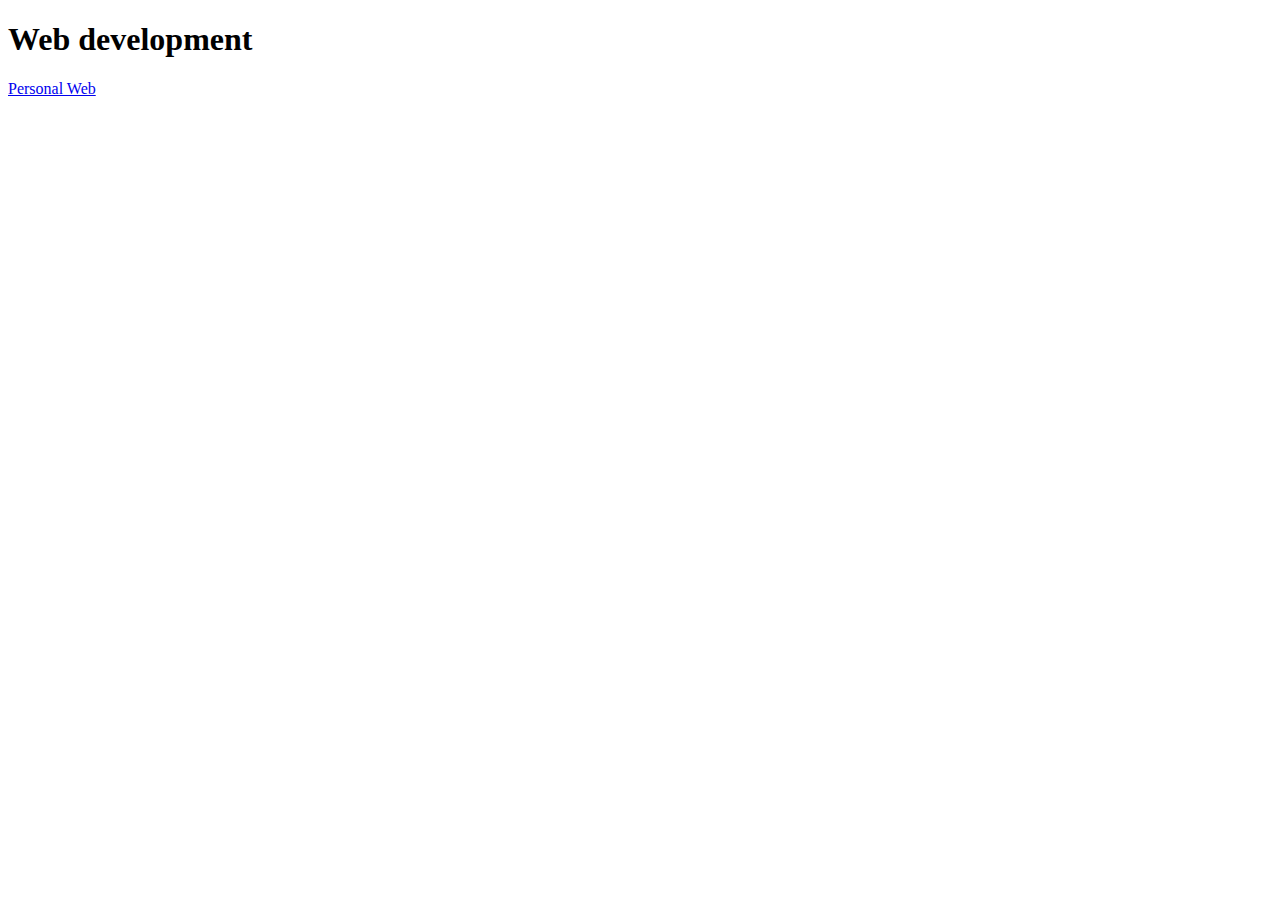
<file: index.html>
<!DOCTYPE html>
<html lang="en" dir="ltr">
  <head>
    <meta charset="utf-8">
    <title>Welcome</title>
  </head>
  <body>
    <h1>Web development</h1>

    <a href="Html-Personal-Site/index.html">Personal Web</a>
  </body>
</html>
</file>
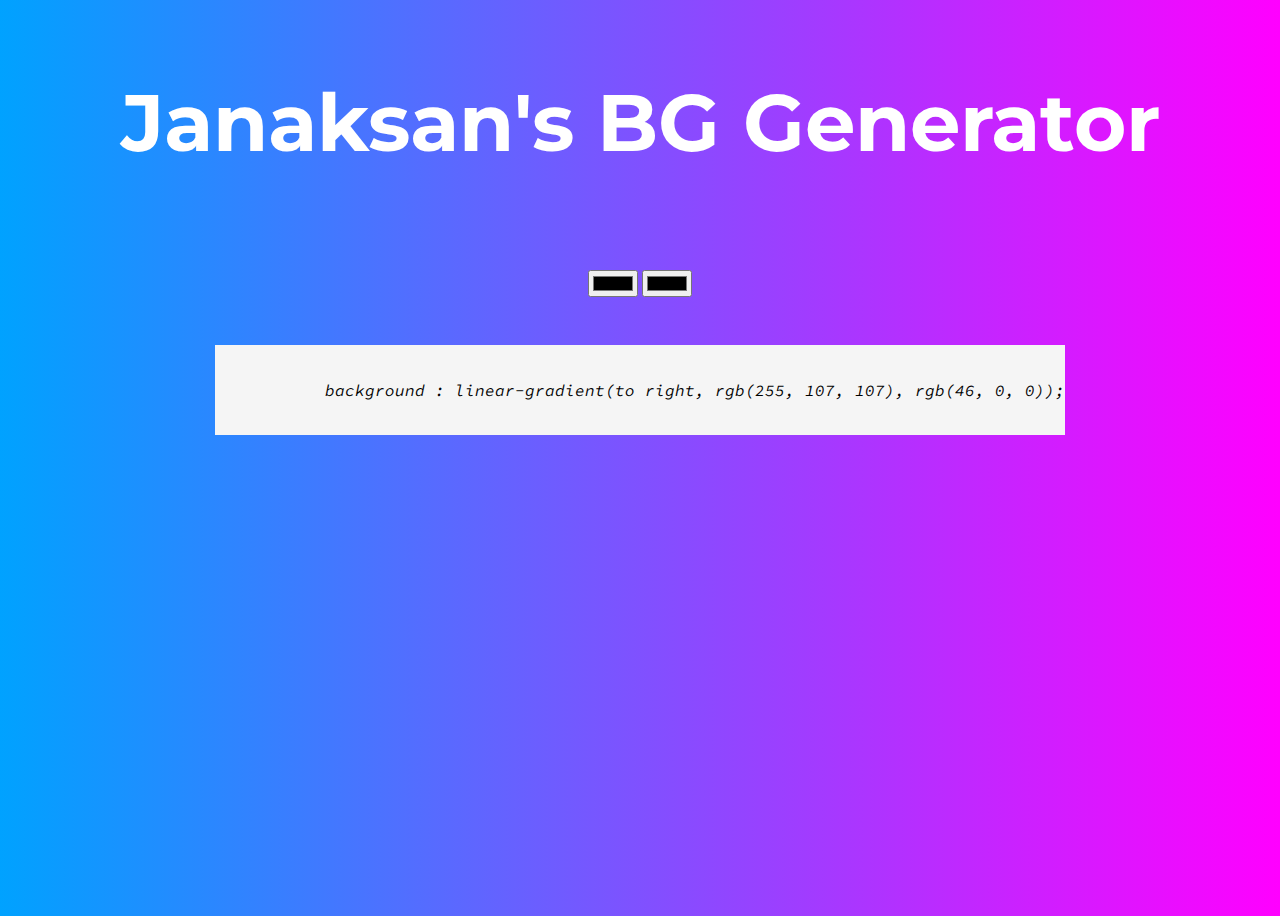
<file: bg-generator/index.html>
<!DOCTYPE html>
<html lang="en">
  <head>
    <meta charset="UTF-8" />
    <meta http-equiv="X-UA-Compatible" content="IE=edge" />
    <meta name="viewport" content="width=device-width, initial-scale=1.0" />
    <title>Background Generator</title>

    <link rel="preconnect" href="https://fonts.googleapis.com" />
    <link rel="preconnect" href="https://fonts.gstatic.com" crossorigin />
    <link
      href="https://fonts.googleapis.com/css2?family=Montserrat:wght@300&display=swap"
      rel="stylesheet"
    />

    <link rel="preconnect" href="https://fonts.googleapis.com" />
    <link rel="preconnect" href="https://fonts.gstatic.com" crossorigin />
    <link
      href="https://fonts.googleapis.com/css2?family=Source+Code+Pro:ital,wght@1,200&display=swap"
      rel="stylesheet"
    />
    <link rel="stylesheet" href="style.css" />
  </head>
  <body id="bgBody">
    <div class="container">
      <h2>Janaksan's BG Generator</h2>

      <div class="input-group">
        <input type="color" name="color-1" id="color-1" />
        <input type="color" name="color-2" id="color-2" />
      </div>

      <pre>
        <code id="code">
           background : linear-gradient(to right, rgb(255, 107, 107), rgb(46, 0, 0));
        </code>
      </pre>
    </div>

    <script src="./script.js"></script>
  </body>
</html>
</file>
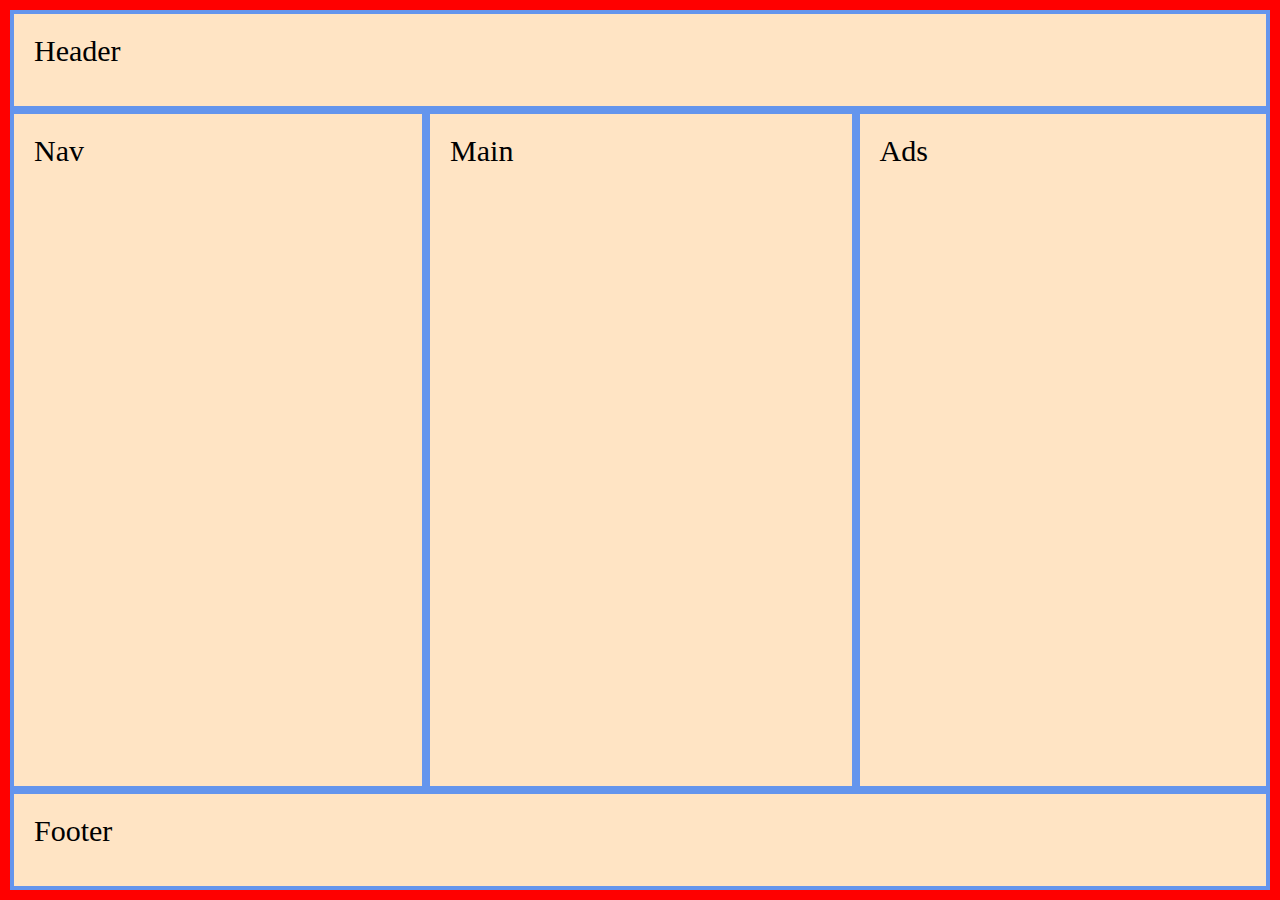
<file: css-grid/index.html>
<!DOCTYPE html>
<html lang="en">
  <head>
    <meta charset="UTF-8" />
    <meta http-equiv="X-UA-Compatible" content="IE=edge" />
    <meta name="viewport" content="width=device-width, initial-scale=1.0" />
    <title>Document</title>
    <link rel="stylesheet" href="style.css" />
  </head>
  <body>
    <div class="container">
      <div class="grid-item item1">Header</div>
      <div class="grid-item item2">Nav</div>
      <div class="grid-item item3">Main</div>
      <div class="grid-item item4">Ads</div>
      <div class="grid-item item5">Footer</div>
    </div>
  </body>
</html>
</file>
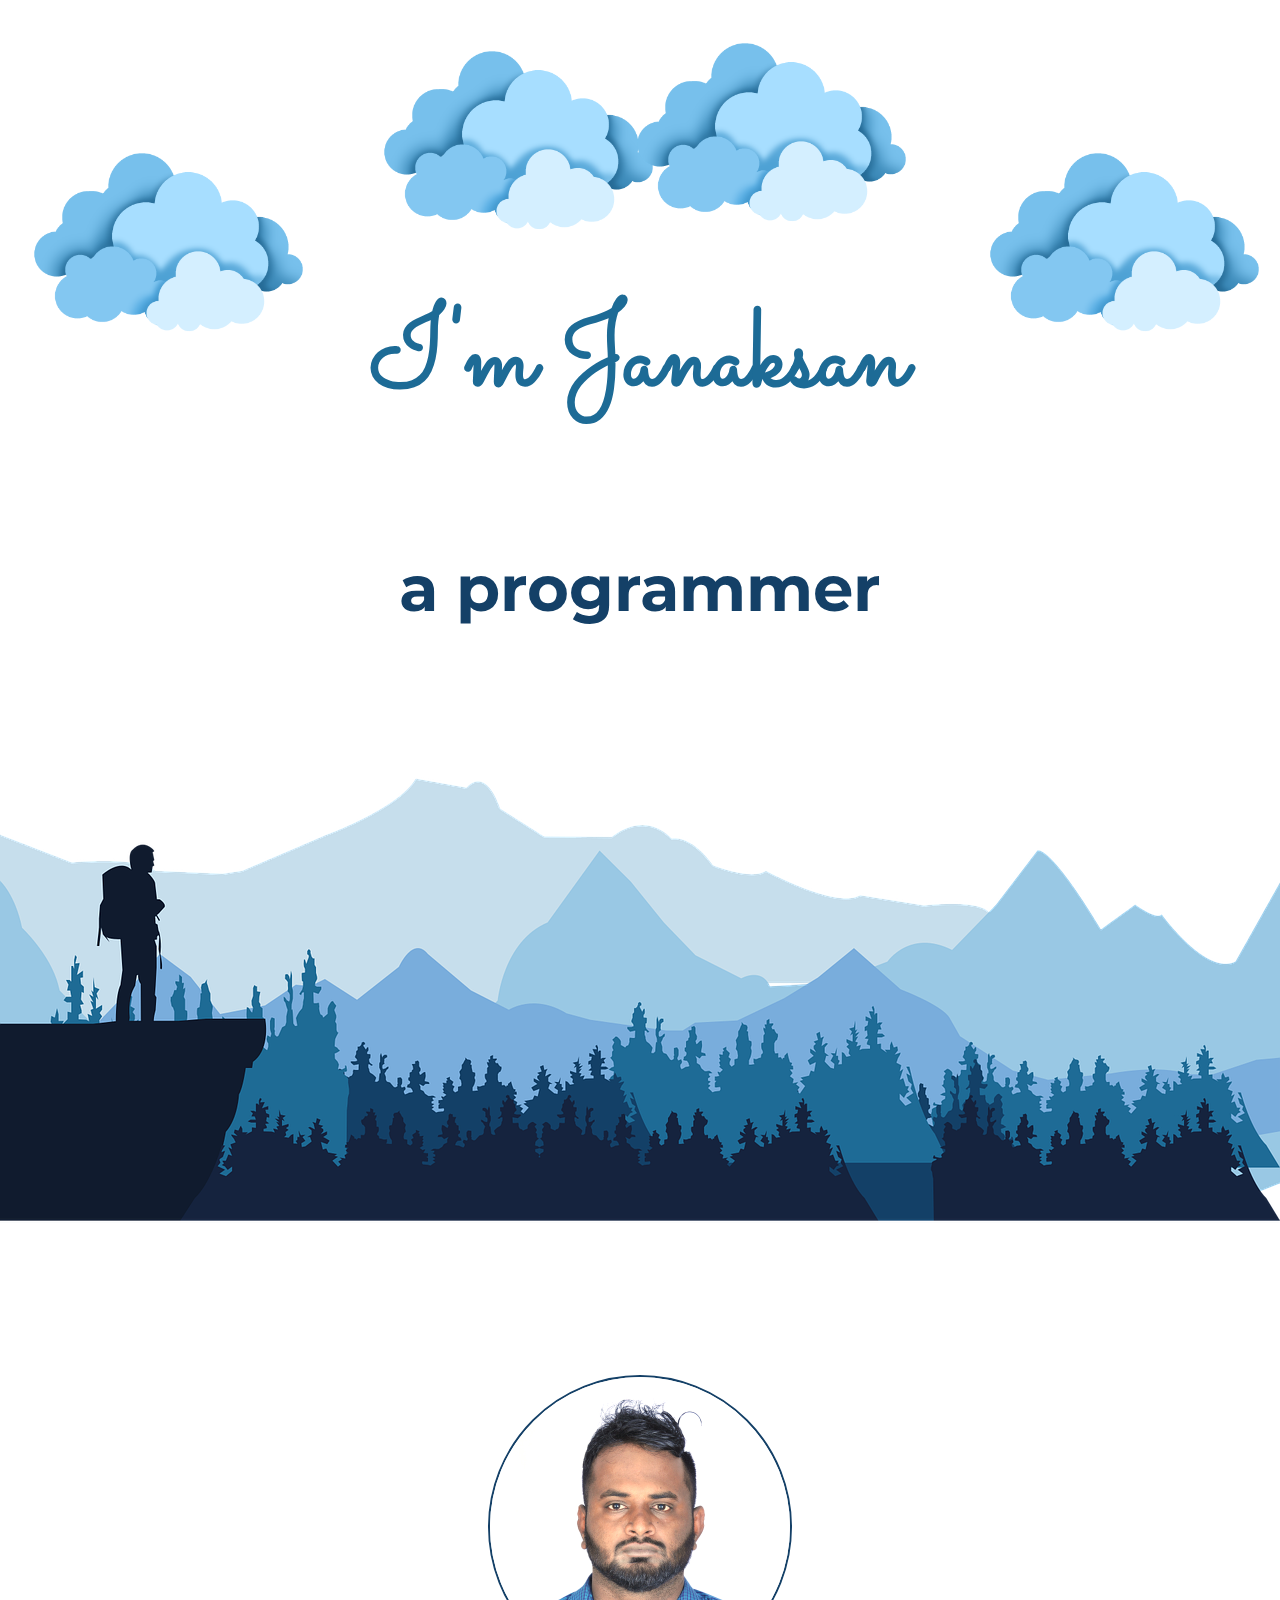
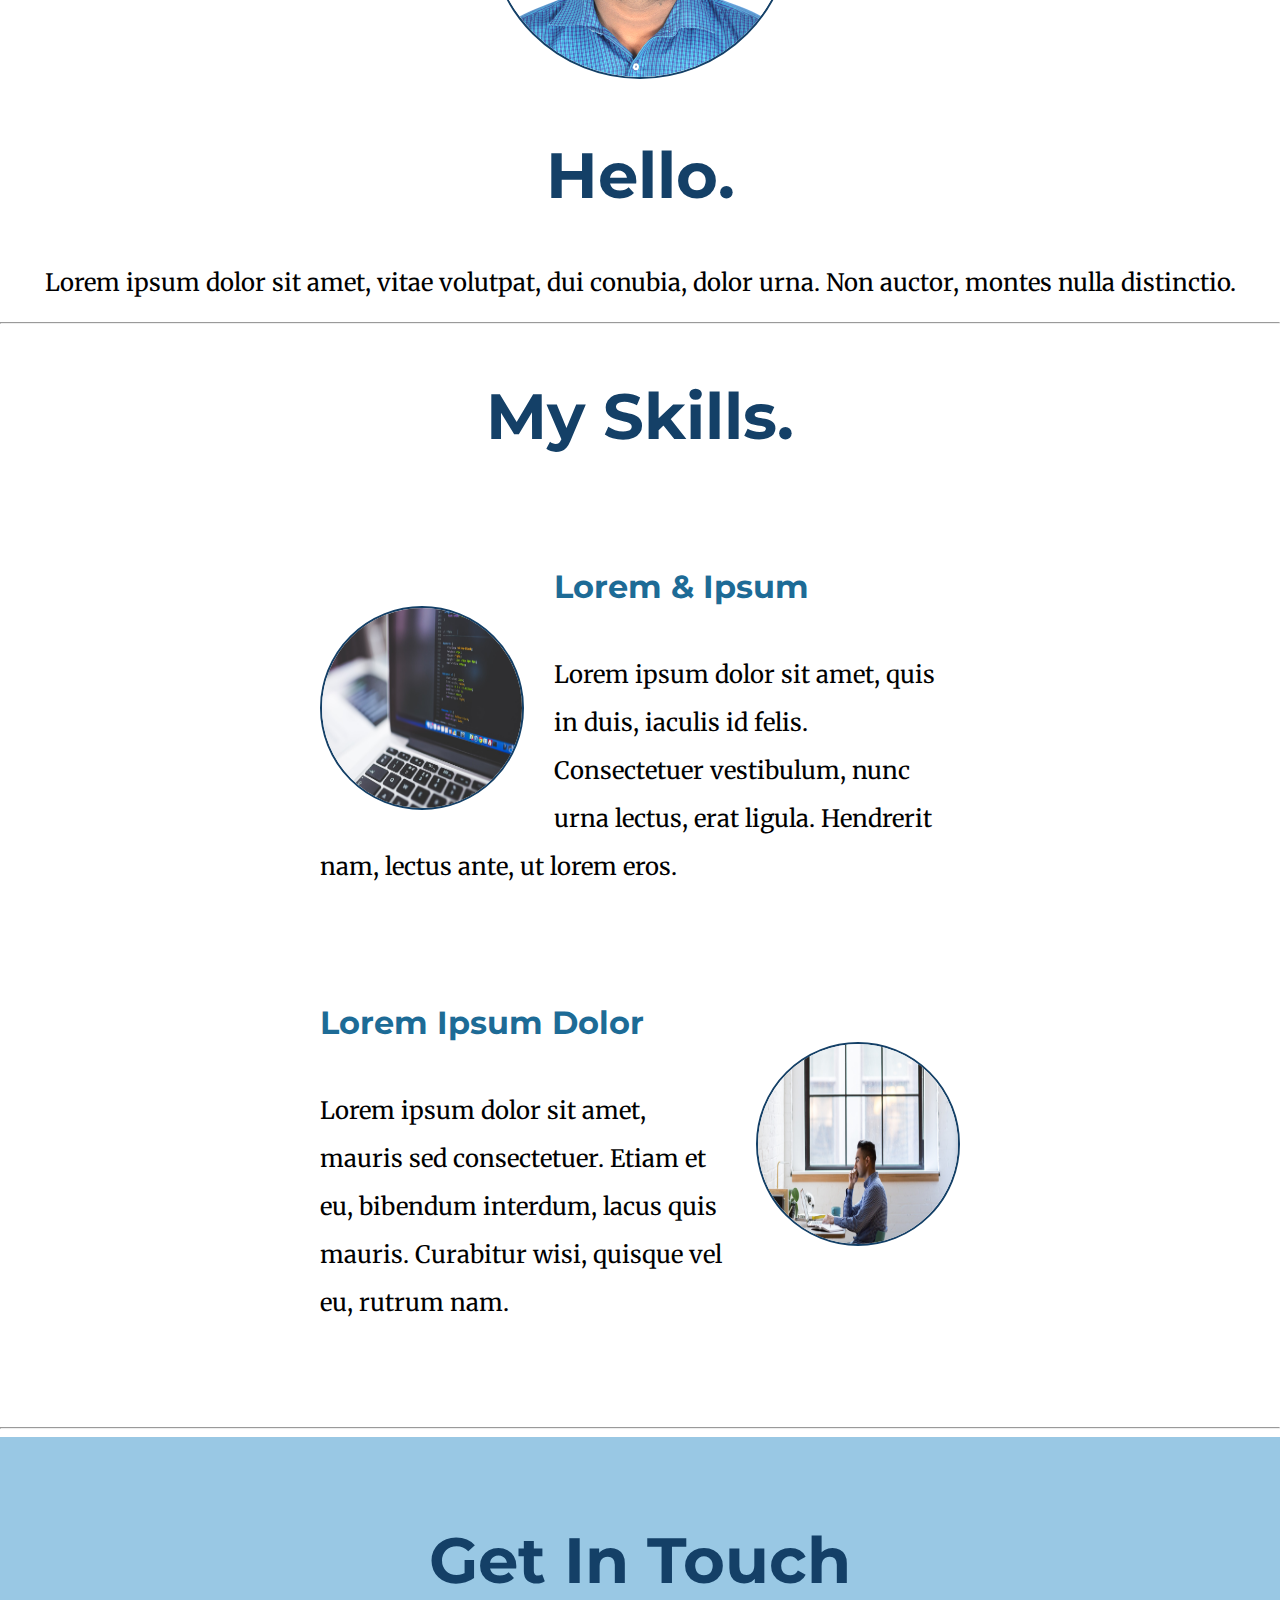
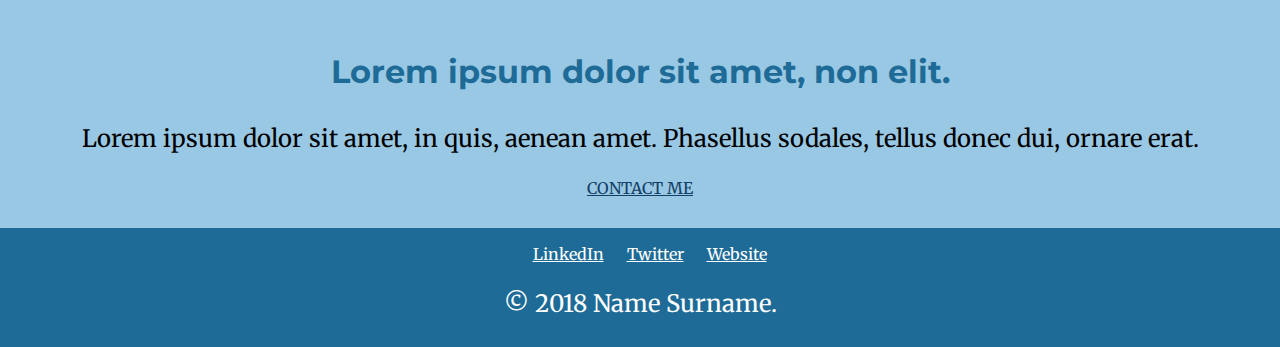
<file: CSS-MySite/index.html>
<!DOCTYPE html>
<html lang="en">
  <head>
    <meta charset="UTF-8" />
    <meta http-equiv="X-UA-Compatible" content="IE=edge" />
    <meta name="viewport" content="width=device-width, initial-scale=1.0" />
    <link rel="stylesheet" href="css/style.css" />
    <link rel="preconnect" href="https://fonts.googleapis.com" />
    <link rel="preconnect" href="https://fonts.gstatic.com" crossorigin />
    <link
      href="https://fonts.googleapis.com/css2?family=Merriweather:wght@300&family=Montserrat:wght@100&family=Sacramento&display=swap"
      rel="stylesheet"
    />
    <title>Document</title>
  </head>
  <body>
    <div class="top-container">
      <img src="images/cloud.png" alt="cloud-1" class="cloud-img-1" />
      <img src="images/cloud.png" alt="cloud-2" class="cloud-img-2" />
      <img src="images/cloud.png" alt="cloud-1" class="cloud-img-3" />
      <img src="images/cloud.png" alt="cloud-2" class="cloud-img-4" />
      <h1>I'm Janaksan</h1>
      <h2>a programmer</h2>
      <img src="images/mountain.png" alt="mountain" class="mountain-img" />
    </div>

    <div class="middle-container">
      <div class="profile">
        <img class="profile-img" src="images/profile.jpg" alt="profile" />
        <h2>Hello.</h2>
        <p>
          Lorem ipsum dolor sit amet, vitae volutpat, dui conubia, dolor urna.
          Non auctor, montes nulla distinctio.
        </p>
      </div>
      <hr />
      <div class="skills">
        <h2>My Skills.</h2>
        <div class="skill-row">
          <img class="skill-img-1" src="images/skill-1.jpg" alt="skill-1" />
          <h3>Lorem & Ipsum</h3>
          <p>
            Lorem ipsum dolor sit amet, quis in duis, iaculis id felis.
            Consectetuer vestibulum, nunc urna lectus, erat ligula. Hendrerit
            nam, lectus ante, ut lorem eros.
          </p>
        </div>
        <div class="skill-row">
          <img class="skill-img-2" src="images/skill-2.jpg" alt="skill-2" />
          <h3>Lorem Ipsum Dolor</h3>
          <p>
            Lorem ipsum dolor sit amet, mauris sed consectetuer. Etiam et eu,
            bibendum interdum, lacus quis mauris. Curabitur wisi, quisque vel
            eu, rutrum nam.
          </p>
        </div>
      </div>
      <hr />
      <div class="contact-me">
        <h2>Get In Touch</h2>
        <h3>Lorem ipsum dolor sit amet, non elit.</h3>
        <p>
          Lorem ipsum dolor sit amet, in quis, aenean amet. Phasellus sodales,
          tellus donec dui, ornare erat.
        </p>
        <a class="btn" href="mailto:name@email.com">CONTACT ME</a>
      </div>
    </div>

    <div class="bottom-container">
      <a class="footer-link" href="https://www.linkedin.com/">LinkedIn</a>
      <a class="footer-link" href="https://twitter.com/">Twitter</a>
      <a class="footer-link" href="https://www.appbrewery.co/">Website</a>
      <p>© 2018 Name Surname.</p>
    </div>
  </body>
</html>
</file>
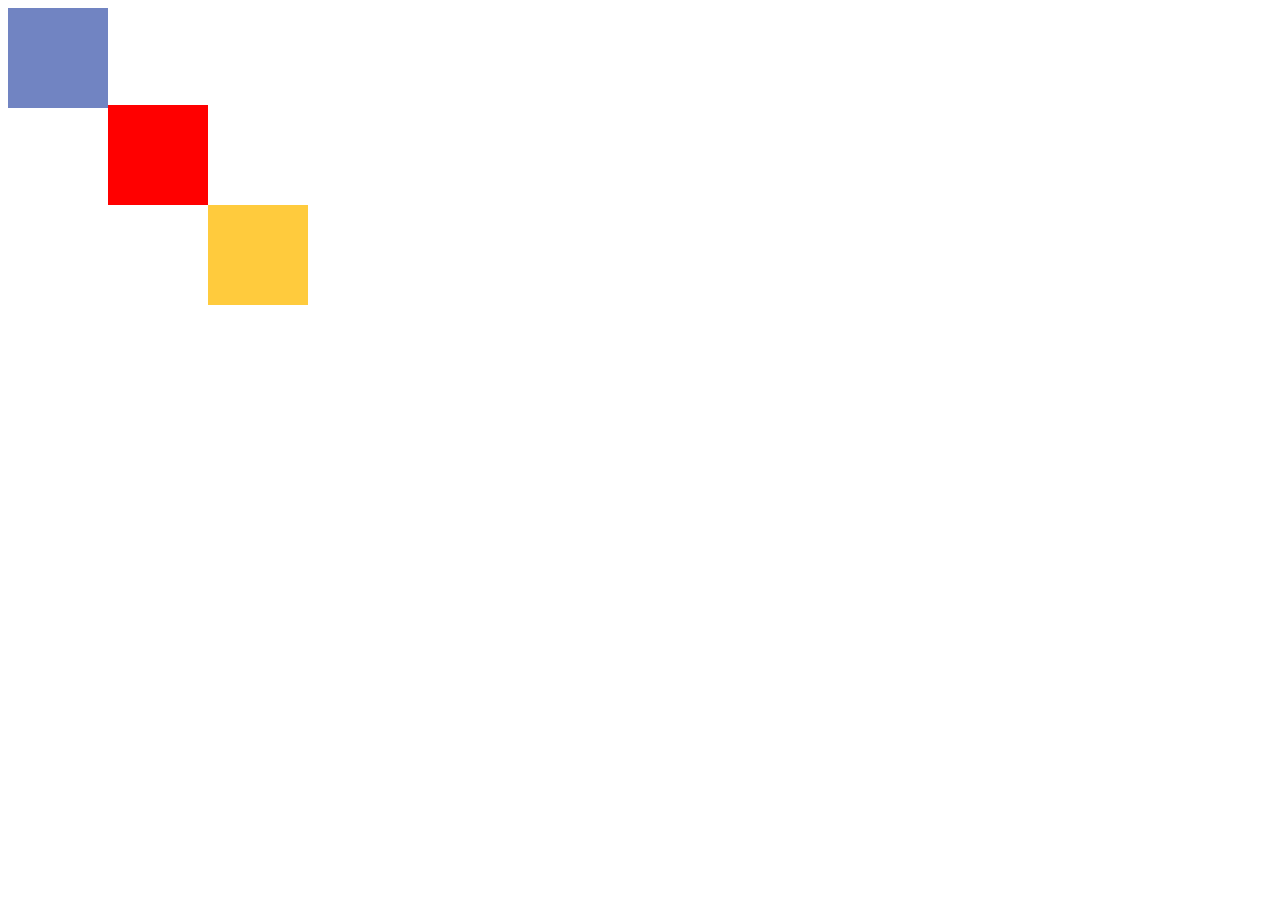
<file: CSS-Positions/index.html>
<!DOCTYPE html>
<html lang="en">
<head>
  <meta charset="UTF-8">
  <meta http-equiv="X-UA-Compatible" content="IE=edge">
  <meta name="viewport" content="width=device-width, initial-scale=1.0">
  <link rel="stylesheet" href="style.css">
  <title>Possitions</title>
</head>
<body style="position: relative;">
  <div class="red">

  </div>

  <div class="blue">

  </div>

  <div class="yellow">

  </div>

</body>
</html>
</file>
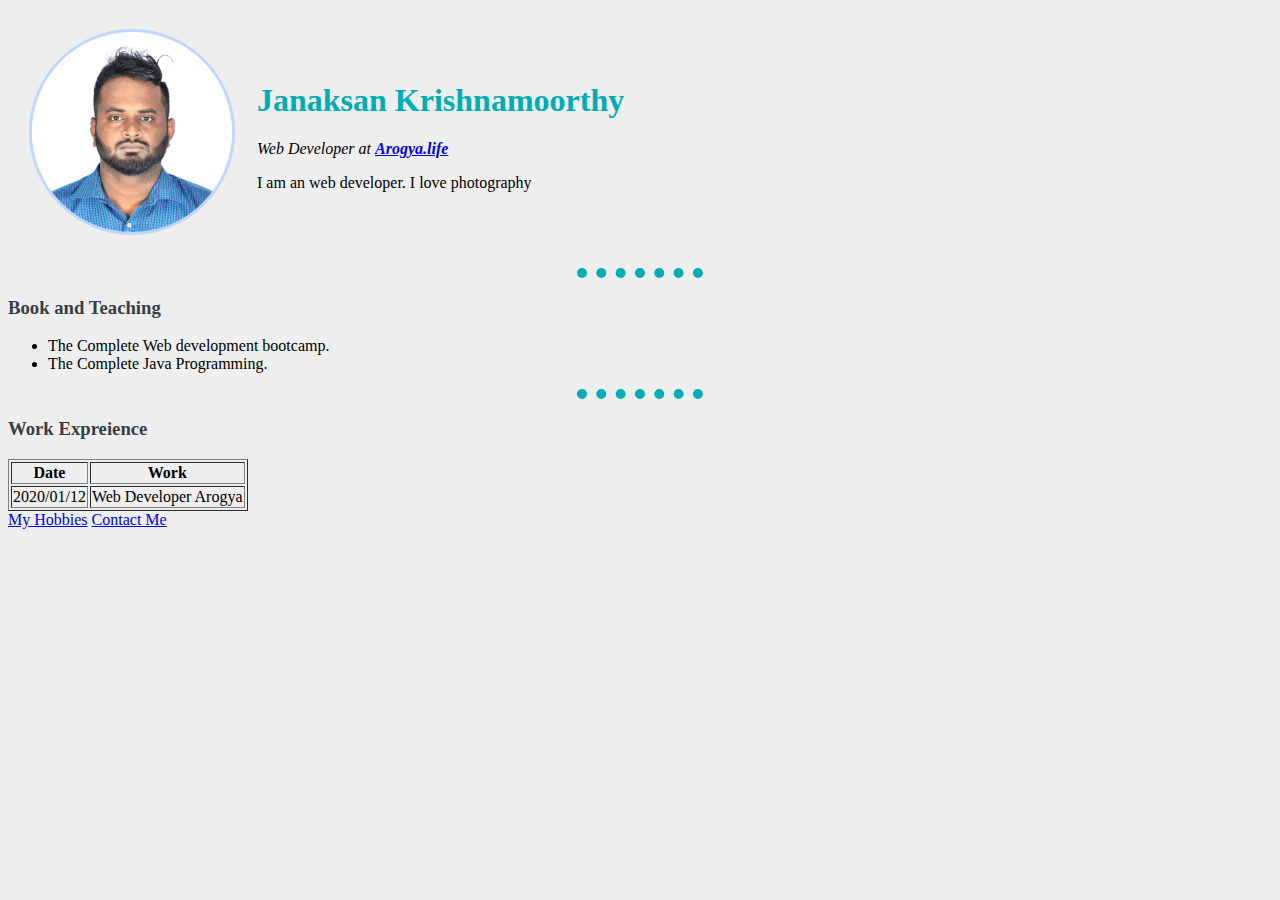
<file: Html-Personal-Site/index.html>
<!DOCTYPE html>
<html lang="en" dir="ltr">

<head>
  <meta charset="utf-8">
  <title>Janaksan Personal Web</title>
  <link rel="stylesheet" href="style.css">
  <style media="screen">
    body {
      background-color: #EEEEEE;
    }

    hr {
      width: 10%;
      border-style: none;
      border-top-style: dotted;
      border-color: #00ADB5;
      border-width: 10px;
    }

    .profile-pic {
      border: 3px solid #c0d6ff;
      border-radius: 100%;
      width: 200px;
      height: 200px;
    }
    }
  </style>
</head>

<body>
  <table cellspacing="20">
    <tr>
      <td><img src="img/profile.jpg" alt="Profile" class="profile-pic"></td>
      <td>
        <h1 class="main-title">Janaksan Krishnamoorthy</h1>
        <p><em>Web Developer at <strong><a href="https://web.arogya.life/">Arogya.life</a></strong></em></p>

        <p>I am an web developer. I love photography</p>
      </td>

    </tr>
  </table>

  <hr>

  <h3 class="sub-title">Book and Teaching</h3>

  <ul>
    <li>The Complete Web development bootcamp.</li>
    <li>The Complete Java Programming.</li>
  </ul>
  <hr>

  <h3 class="sub-title">Work Expreience</h3>
  <table border="1">
    <thead>
      <tr>
        <th>Date</th>
        <th>Work</th>
      </tr>
    </thead>

    <tbody>
      <tr>
        <td>2020/01/12</td>
        <td>Web Developer Arogya</td>
      </tr>
    </tbody>
  </table>

  <a href="hobbies.html">My Hobbies</a>
  <a href="contact.html">Contact Me</a>
</body>

</html>
</file>
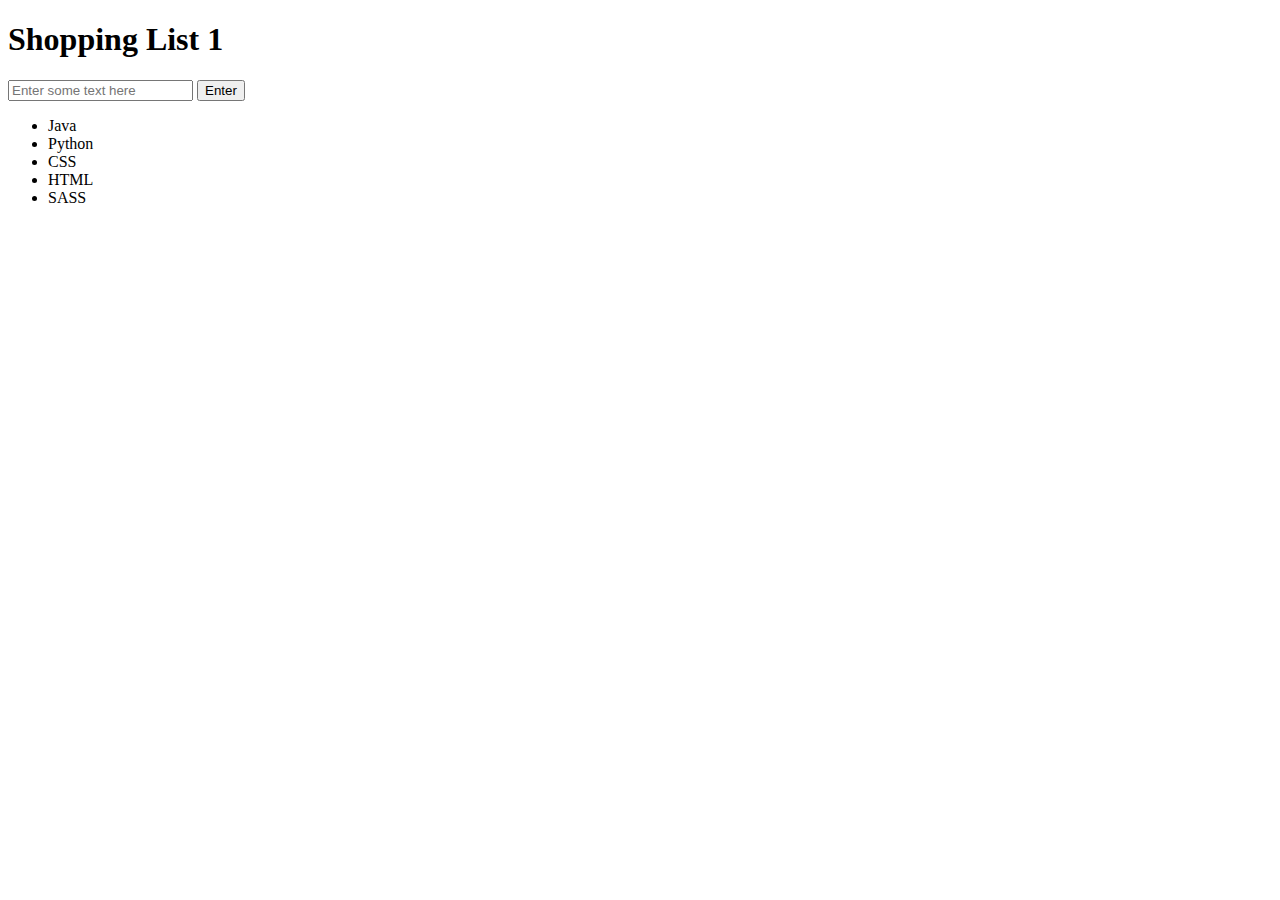
<file: Js/index.html>
<!DOCTYPE html>
<html lang="en">
  <head>
    <meta charset="UTF-8" />
    <meta http-equiv="X-UA-Compatible" content="IE=edge" />
    <meta name="viewport" content="width=device-width, initial-scale=1.0" />
    <title>Document</title>

    <style>
      .red {
        color: red;
      }

      .fontS {
        font-size: 5rem;
      }
    </style>
  </head>
  <body>
    <h1>Shopping List 1</h1>
    <input type="text" id="inputText" placeholder="Enter some text here" />
    <button id="btn">Enter</button>
    <ul>
      <li random="002" class="myClass">Java</li>
      <li>Python</li>
      <li>CSS</li>
      <li>HTML</li>
      <li>SASS</li>
    </ul>

    <script src="./length.js"></script>
  </body>
</html>
</file>
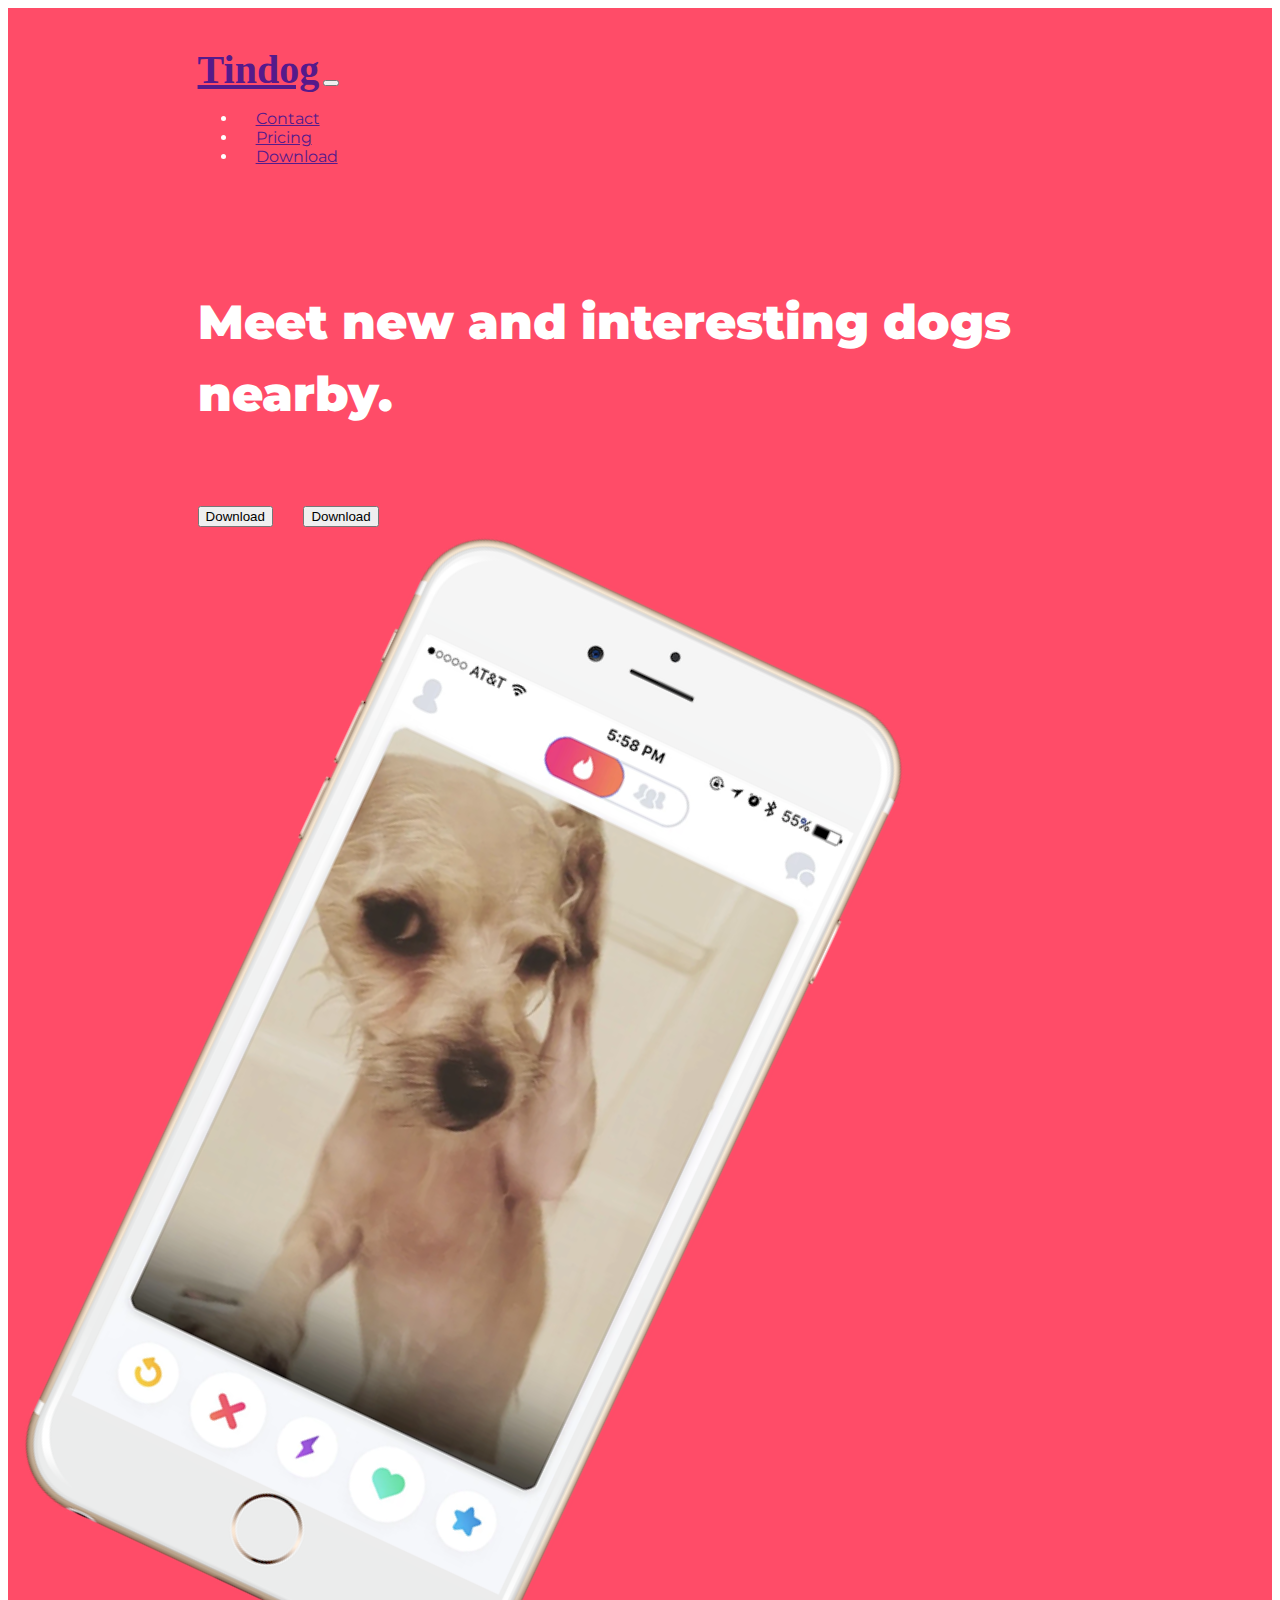
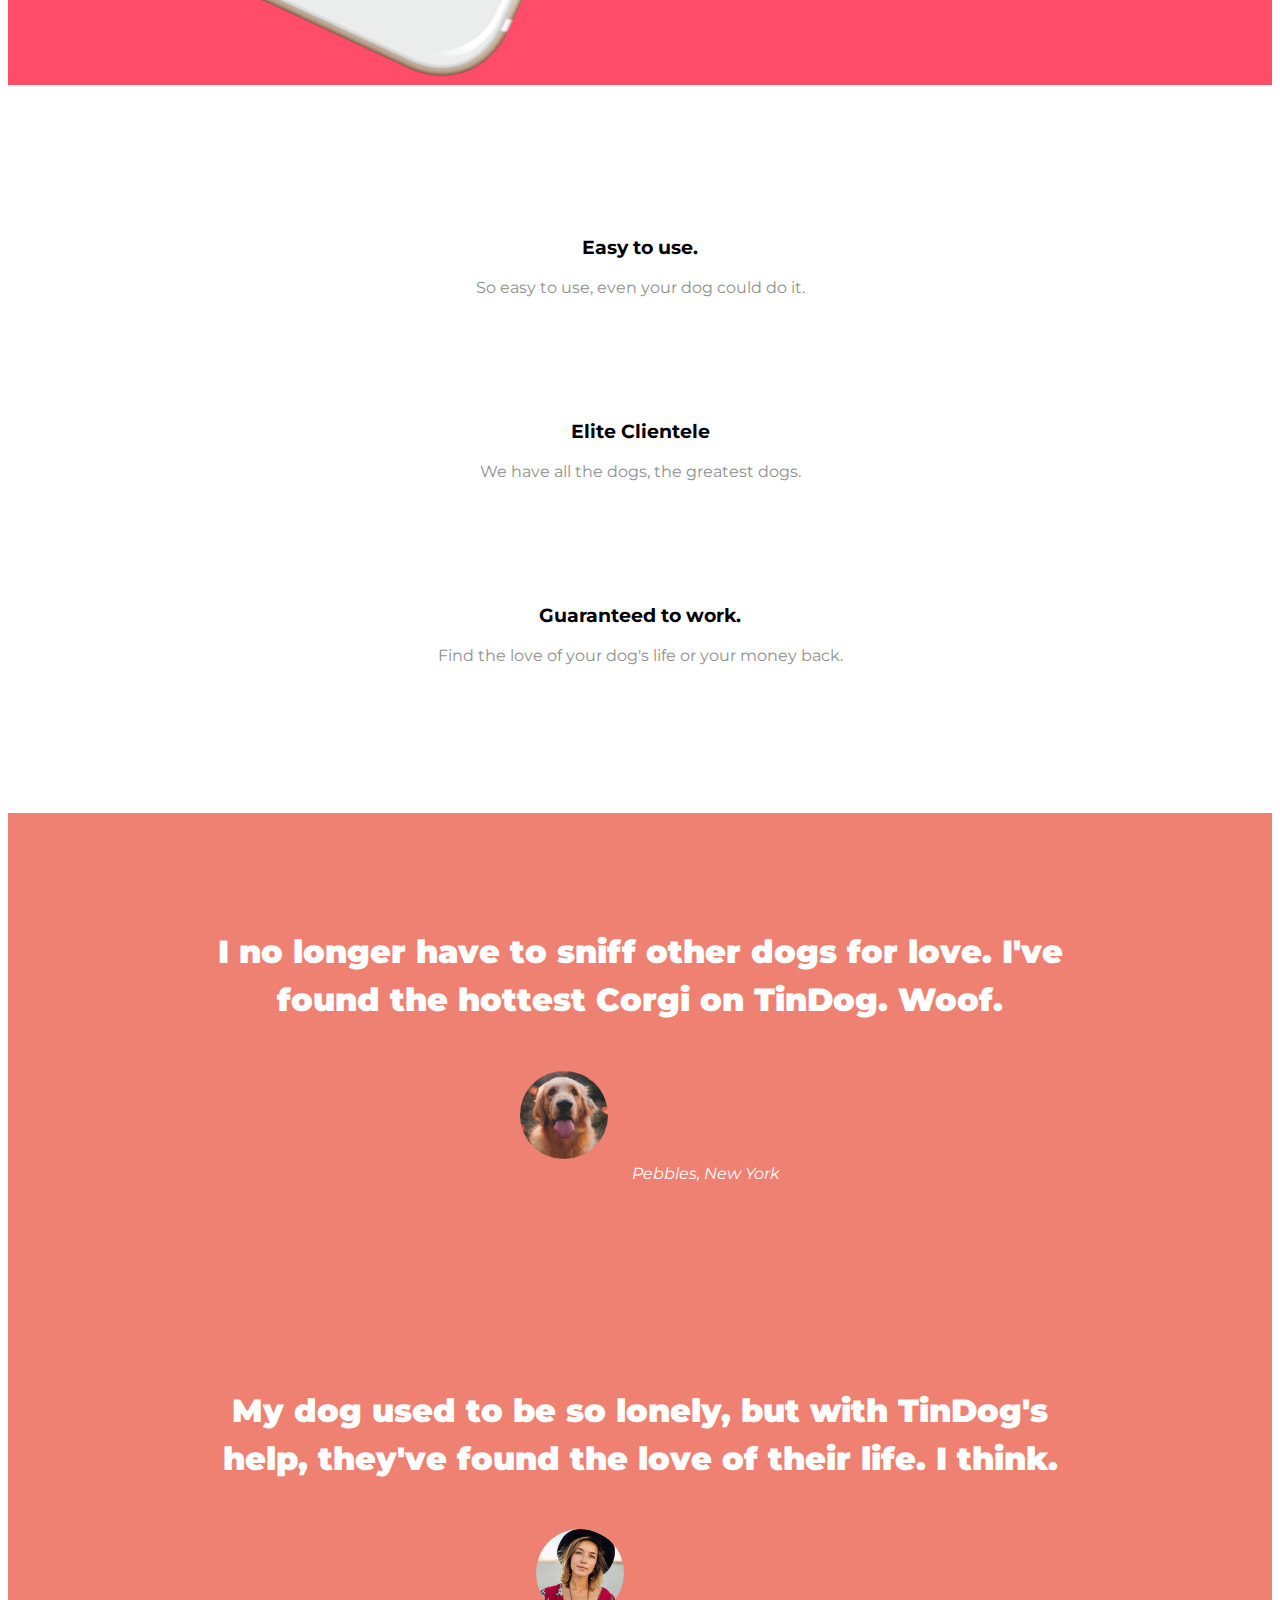
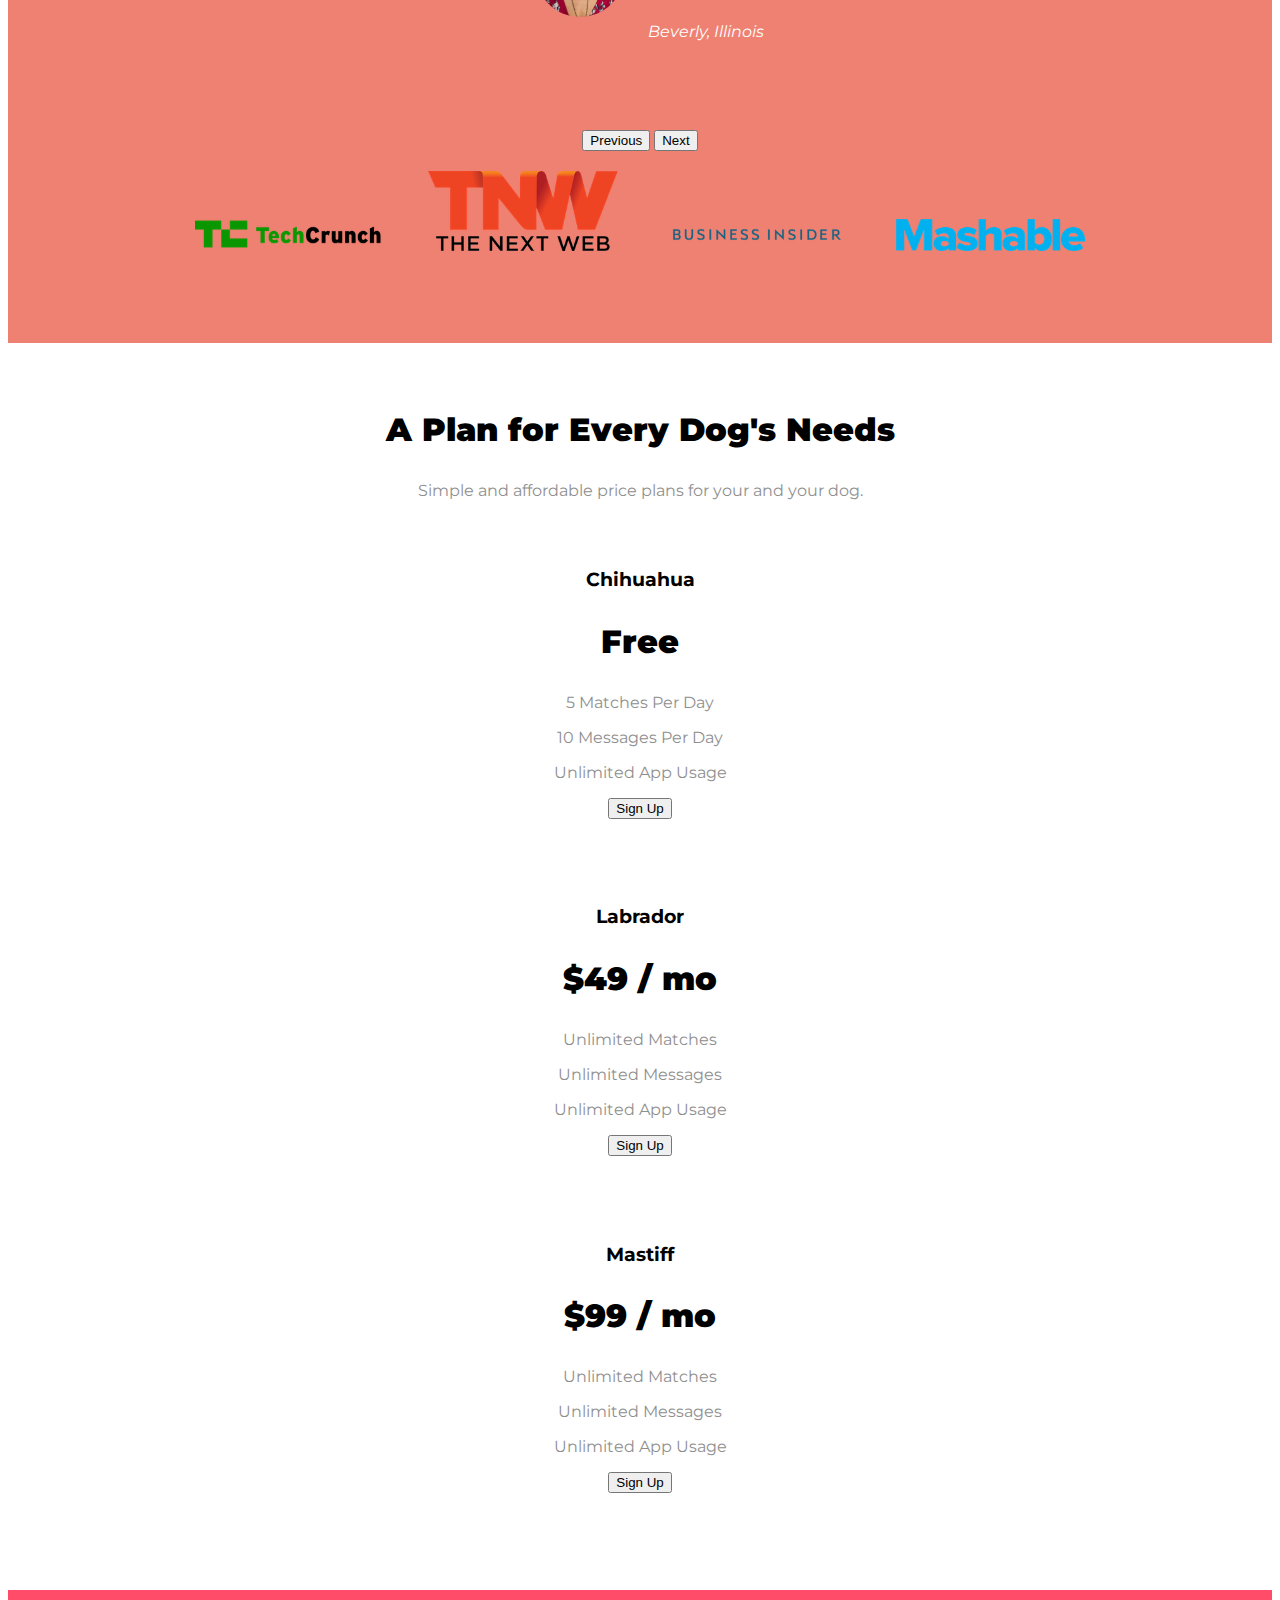
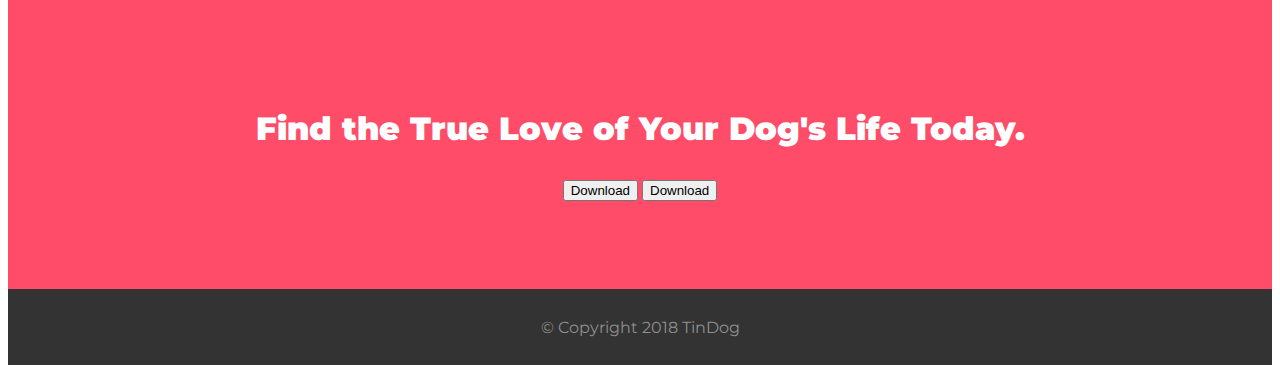
<file: TinDog-Start-master/index.html>
<!DOCTYPE html>
<html>
  <head>
    <meta charset="utf-8" />
    <meta name="viewport" content="width=device-width, initial-scale=1" />
    <title>TinDog</title>
    <link
      rel="stylesheet"
      href="https://cdn.jsdelivr.net/npm/bootstrap@4.6.1/dist/css/bootstrap.min.css"
      integrity="sha384-zCbKRCUGaJDkqS1kPbPd7TveP5iyJE0EjAuZQTgFLD2ylzuqKfdKlfG/eSrtxUkn"
      crossorigin="anonymous"
    />
    <link rel="preconnect" href="https://fonts.googleapis.com" />
    <link rel="preconnect" href="https://fonts.gstatic.com" crossorigin />
    <link
      href="https://fonts.googleapis.com/css2?family=Montserrat:wght@700&display=swap"
      rel="stylesheet"
    />
    <link
      rel="stylesheet"
      href="https://pro.fontawesome.com/releases/v5.10.0/css/all.css"
      integrity="sha384-AYmEC3Yw5cVb3ZcuHtOA93w35dYTsvhLPVnYs9eStHfGJvOvKxVfELGroGkvsg+p"
      crossorigin="anonymous"
    />
    <link rel="stylesheet" href="css/styles.css" />
  </head>

  <body>
    <section id="title">
      <!-- Nav Bar -->
      <div class="container-fluid">
        <nav class="navbar navbar-expand-lg navbar-dark">
          <a class="navbar-brand" href="">Tindog</a>
          <button
            class="navbar-toggler"
            type="button"
            data-toggle="collapse"
            data-target="#navbarSupportedContent"
            aria-controls="navbarSupportedContent"
            aria-expanded="false"
            aria-label="Toggle navigation"
          >
            <span class="navbar-toggler-icon"></span>
          </button>
          <div class="collapse navbar-collapse" id="navbarSupportedContent">
            <ul class="navbar-nav ml-auto">
              <li class="nav-item">
                <a class="nav-link" href="">Contact</a>
              </li>
              <li class="nav-item">
                <a class="nav-link" href="">Pricing</a>
              </li>
              <li class="nav-item">
                <a class="nav-link" href="">Download</a>
              </li>
            </ul>
          </div>
        </nav>

        <!-- Title -->

        <div class="row">
          <div class="col-lg-6">
            <div>
              <h1>Meet new and interesting dogs nearby.</h1>
              <button type="button" class="btn btn-dark btn-lg download-btn">
                <i class="fab fa-apple"></i> Download
              </button>
              <button type="button" class="btn btn-light btn-lg download-btn">
                <i class="fab fa-google-play"></i> Download
              </button>
            </div>
          </div>
          <div class="col-lg-6">
            <div>
              <img
                class="title-image"
                src="images/iphone6.png"
                alt="iphone-mockup"
              />
            </div>
          </div>
        </div>
      </div>
    </section>

    <!-- Features -->

    <section id="features">
      <div class="row">
        <div class="feature-box col-lg-4">
          <i class="fas fa-heart fa-4x icon"></i>
          <h3>Easy to use.</h3>
          <p>So easy to use, even your dog could do it.</p>
        </div>
        <div class="feature-box col-lg-4">
          <i class="fas fa-bullseye fa-4x icon"></i>
          <h3>Elite Clientele</h3>
          <p>We have all the dogs, the greatest dogs.</p>
        </div>
        <div class="feature-box col-lg-4">
          <i class="fas fa-adjust fa-4x icon"></i>
          <h3>Guaranteed to work.</h3>
          <p>Find the love of your dog's life or your money back.</p>
        </div>
      </div>
    </section>

    <!-- Testimonials -->

    <section id="testimonials">
      <div
        id="carouselExampleControls"
        class="carousel slide"
        data-ride="carousel"
      >
        <div class="carousel-inner">
          <div class="carousel-item active">
            <h2>
              I no longer have to sniff other dogs for love. I've found the
              hottest Corgi on TinDog. Woof.
            </h2>
            <img
              class="testimonials-img"
              src="images/dog-img.jpg"
              alt="dog-profile"
            />
            <em>Pebbles, New York</em>
          </div>
          <div class="carousel-item">
            <h2 class="testimonial-text">
              My dog used to be so lonely, but with TinDog's help, they've found
              the love of their life. I think.
            </h2>
            <img
              class="testimonials-img"
              src="images/lady-img.jpg"
              alt="lady-profile"
            />
            <em>Beverly, Illinois</em>
          </div>
        </div>
        <button
          class="carousel-control-prev"
          type="button"
          data-target="#carouselExampleControls"
          data-slide="prev"
        >
          <span class="carousel-control-prev-icon" aria-hidden="true"></span>
          <span class="sr-only">Previous</span>
        </button>
        <button
          class="carousel-control-next"
          type="button"
          data-target="#carouselExampleControls"
          data-slide="next"
        >
          <span class="carousel-control-next-icon" aria-hidden="true"></span>
          <span class="sr-only">Next</span>
        </button>
      </div>
    </section>

    <!-- Press -->

    <section id="press">
      <img class="press-log" src="images/TechCrunch.png" alt="tc-logo" />
      <img class="press-log" src="images/tnw.png" alt="tnw-logo" />
      <img
        class="press-log"
        src="images/bizinsider.png"
        alt="biz-insider-logo"
      />
      <img class="press-log" src="images/mashable.png" alt="mashable-logo" />
    </section>

    <!-- Pricing -->

    <section id="pricing">
      <h2>A Plan for Every Dog's Needs</h2>
      <p>Simple and affordable price plans for your and your dog.</p>

      <div class="row">
        <div class="price-column col-lg-4 col-md-6">
          <div class="card">
            <h3 class="card-header">Chihuahua</h3>
            <div class="card-body">
              <h2>Free</h2>
              <p>5 Matches Per Day</p>
              <p>10 Messages Per Day</p>
              <p>Unlimited App Usage</p>
              <button type="button" class="btn btn-outline-dark btn-block">
                Sign Up
              </button>
            </div>
          </div>
        </div>

        <div class="price-column col-lg-4 col-md-6">
          <div class="card">
            <h3 class="card-header">Labrador</h3>
            <div class="card-body">
              <h2>$49 / mo</h2>
              <p>Unlimited Matches</p>
              <p>Unlimited Messages</p>
              <p>Unlimited App Usage</p>
              <button type="button" class="btn btn-dark btn-block">
                Sign Up
              </button>
            </div>
          </div>
        </div>

        <div class="price-column col-lg-4 col-md-12">
          <div class="card">
            <h3 class="card-header">Mastiff</h3>
            <div class="card-body">
              <h2>$99 / mo</h2>
              <p>Unlimited Matches</p>
              <p>Unlimited Messages</p>
              <p>Unlimited App Usage</p>
              <button type="button" class="btn btn-dark btn-block">
                Sign Up
              </button>
            </div>
          </div>
        </div>
      </div>
    </section>

    <!-- Call to Action -->

    <section id="cta">
      <div class="panel row">
        <div class="col-md-12">
          <h2>Find the True Love of Your Dog's Life Today.</h3>
          <button type="button" class="btn btn-dark"><i class="fab fa-apple"></i> Download</button>
          <button type="button" class="btn btn-light"><i class="fab fa-google-play"></i>  Download</button>
        </div>
      </div>
    </section>

    <!-- Footer -->

    <footer id="footer">
      <p>© Copyright 2018 TinDog</p>
    </footer>
    <script
      src="https://cdn.jsdelivr.net/npm/jquery@3.5.1/dist/jquery.slim.min.js"
      integrity="sha384-DfXdz2htPH0lsSSs5nCTpuj/zy4C+OGpamoFVy38MVBnE+IbbVYUew+OrCXaRkfj"
      crossorigin="anonymous"
    ></script>
    <script
      src="https://cdn.jsdelivr.net/npm/bootstrap@4.6.1/dist/js/bootstrap.bundle.min.js"
      integrity="sha384-fQybjgWLrvvRgtW6bFlB7jaZrFsaBXjsOMm/tB9LTS58ONXgqbR9W8oWht/amnpF"
      crossorigin="anonymous"
    ></script>
  </body>
</html>
</file>
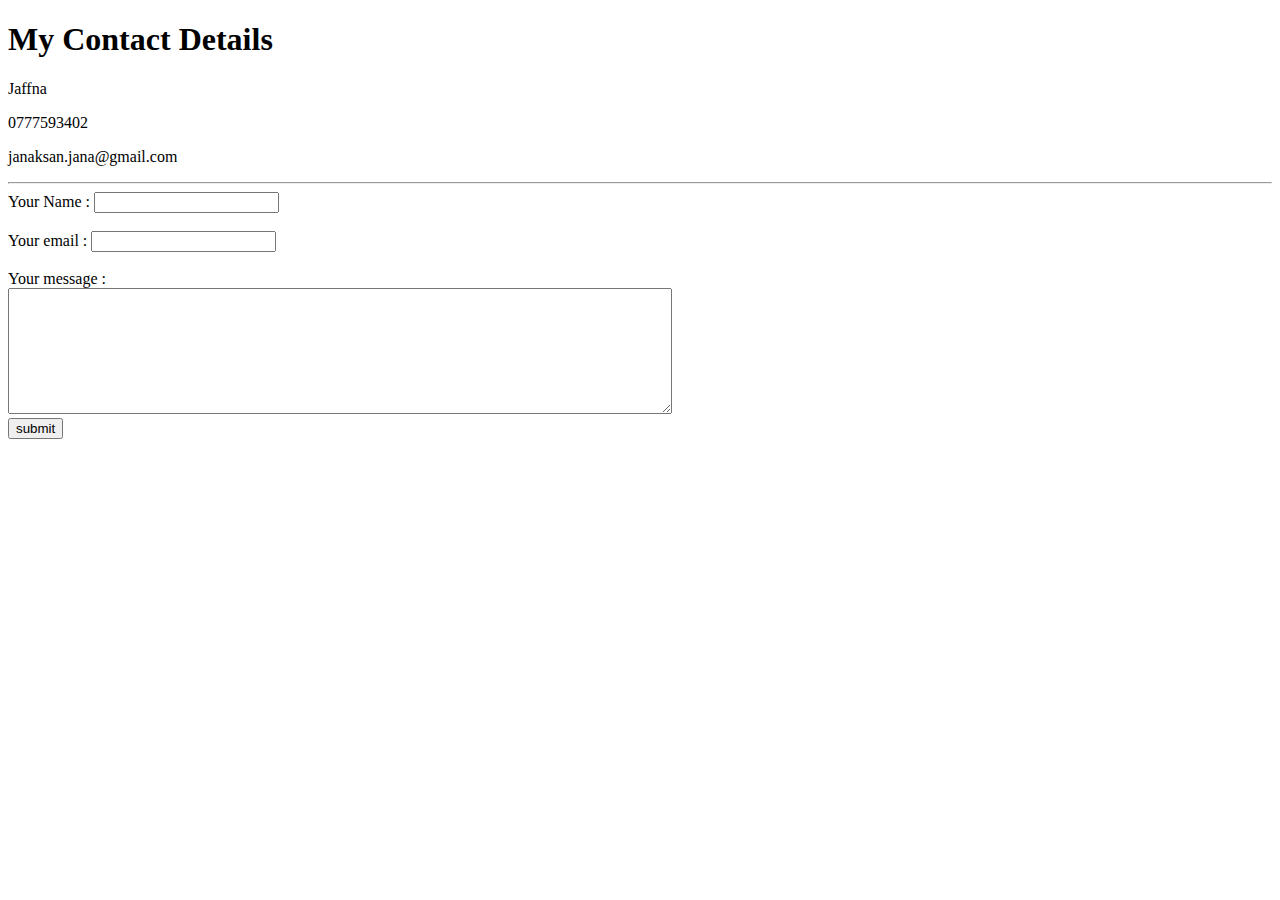
<file: Html-Personal-Site/contact.html>
<!DOCTYPE html>
<html lang="en" dir="ltr">
  <head>
    <meta charset="utf-8">
    <title>Contact</title>
  </head>
  <body>
      <h1>My Contact Details</h1>
      <p>Jaffna</p>
      <p>0777593402</p>
      <p>janaksan.jana@gmail.com</p>

      <hr>


      <form action="mailto:janaksan.jana@gmail.com" method="post">
        <div>
          <label for="name"> Your Name : </label>
          <input type="text" name="name">
        </div>
        <br>
        <div>
          <label for="email">Your email :</label>
          <input type="email" name="email" id="email">
        </div>
        <br>
        <div>
          <label for="message">Your message :</label><br>
          <textarea name="message" rows="8" cols="80"></textarea>
        </div>

        <div>
          <input type="submit" value="submit">
        </div>
      </form>
  </body>
</html>
</file>
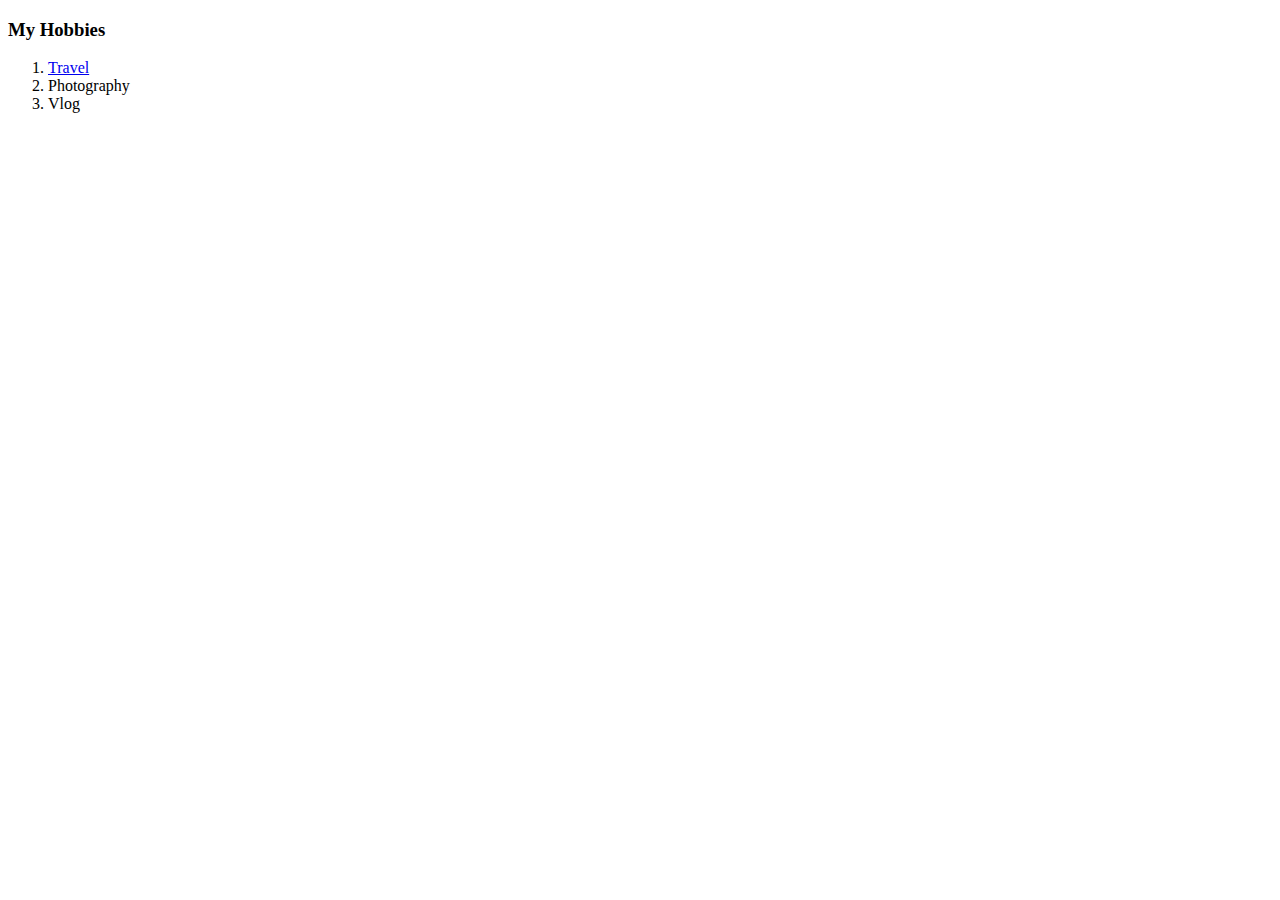
<file: Html-Personal-Site/hobbies.html>
<!DOCTYPE html>
<html lang="en" dir="ltr">
  <head>
    <meta charset="utf-8">
    <title>Hobbies</title>
  </head>
  <body>
    <h3>My Hobbies</h3>

    <ol>
      <li><a href="#">Travel</a></li>
      <li>Photography</li>
      <li>Vlog</li>
    </ol>
  </body>
</html>
</file>
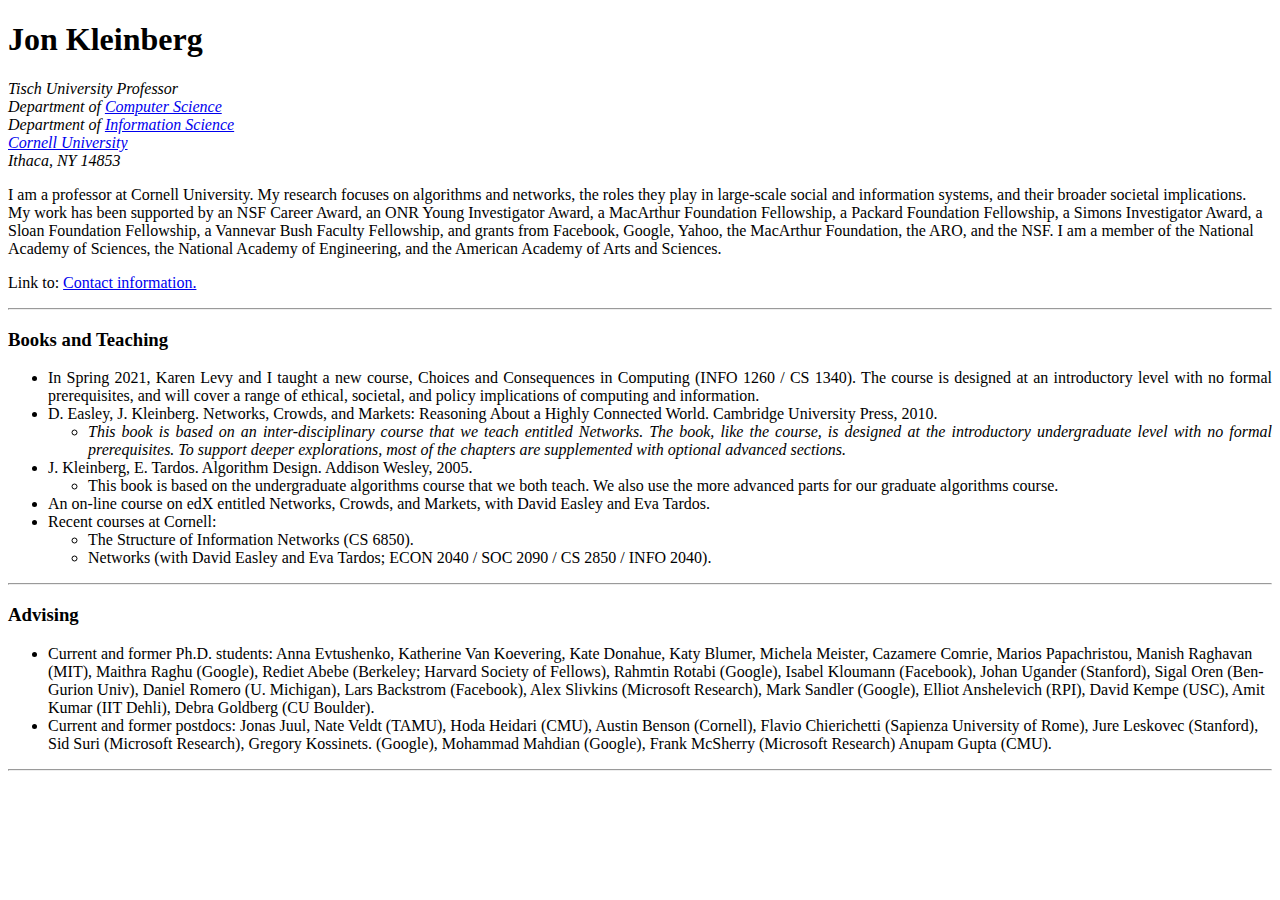
<file: Html-Personal-Site/sample.html>
<!DOCTYPE html>
<html lang="en" dir="ltr">

<head>
  <meta charset="utf-8">
  <title>Janaksan Site</title>
</head>

<body>
  <h1>Jon Kleinberg</h1>

  <i>
    <dl>
      <dt>Tisch University Professor</dt>
      <dt>Department of <a href="http://www.cs.cornell.edu">Computer Science</a></dt>
      <dt>Department of <a href="http://www.infosci.cornell.edu">Information Science</a> </dt>
      <dt><a href="http://cuinfo.cornell.edu/">Cornell University</a></dt>
      <dt>Ithaca, NY 14853
      </dt>
    </dl>
  </i>

  <p>
    I am a professor at Cornell University. My research focuses on algorithms and networks, the roles they play in large-scale social and information systems, and their broader societal implications. My work has been supported by an NSF Career Award, an ONR Young Investigator Award, a MacArthur Foundation Fellowship, a Packard Foundation Fellowship, a Simons Investigator Award, a Sloan Foundation Fellowship, a Vannevar Bush Faculty Fellowship, and grants from Facebook, Google, Yahoo, the MacArthur Foundation, the ARO, and the NSF. I am a member of the National Academy of Sciences, the National Academy of Engineering, and the American Academy of Arts and Sciences.
  </p>

  <p>Link to: <a href="#">Contact information.</a></p>

  <hr>
    <h3>Books and Teaching</h3>
    <ul style="text-align: justify">
      <li>In Spring 2021, Karen Levy and I taught a new course, Choices and Consequences in Computing (INFO 1260 / CS 1340). The course is designed at an introductory level with no formal prerequisites, and will cover a range of ethical, societal, and policy implications of computing and information.</li>
      <li>D. Easley, J. Kleinberg. Networks, Crowds, and Markets: Reasoning About a Highly Connected World. Cambridge University Press, 2010.
          <ul>
            <li>
              <i>This book is based on an inter-disciplinary course that we teach entitled Networks. The book, like the course, is designed at the introductory undergraduate level with no formal prerequisites. To support deeper explorations, most of the chapters are supplemented with optional advanced sections.</i>
            </li>
          </ul>
      </li>
      <li>J. Kleinberg, E. Tardos. Algorithm Design. Addison Wesley, 2005.
          <ul>
            <li>
              This book is based on the undergraduate algorithms course that we both teach. We also use the more advanced parts for our graduate algorithms course.
            </li>
          </ul>
      </li>
      <li>An on-line course on edX entitled Networks, Crowds, and Markets, with David Easley and Eva Tardos.</li>
      <li>Recent courses at Cornell:
        <ul>
          <li>The Structure of Information Networks (CS 6850).</li>
          <li>Networks (with David Easley and Eva Tardos; ECON 2040 / SOC 2090 / CS 2850 / INFO 2040).</li>
        </ul>
      </li>
    </ul>
  <hr>
    <h3>Advising</h3>

    <ul>
      <li>Current and former Ph.D. students: Anna Evtushenko, Katherine Van Koevering, Kate Donahue, Katy Blumer, Michela Meister, Cazamere Comrie, Marios Papachristou, Manish Raghavan (MIT), Maithra Raghu (Google), Rediet Abebe (Berkeley; Harvard Society of Fellows), Rahmtin Rotabi (Google), Isabel Kloumann (Facebook), Johan Ugander (Stanford), Sigal Oren (Ben-Gurion Univ), Daniel Romero (U. Michigan), Lars Backstrom (Facebook), Alex Slivkins (Microsoft Research), Mark Sandler (Google), Elliot Anshelevich (RPI), David Kempe (USC), Amit Kumar (IIT Dehli), Debra Goldberg (CU Boulder).</li>
      
      <li>Current and former postdocs: Jonas Juul, Nate Veldt (TAMU), Hoda Heidari (CMU), Austin Benson (Cornell), Flavio Chierichetti (Sapienza University of Rome), Jure Leskovec (Stanford), Sid Suri (Microsoft Research), Gregory Kossinets. (Google), Mohammad Mahdian (Google), Frank McSherry (Microsoft Research) Anupam Gupta (CMU).</li>
    </ul>
  <hr>
</body>

</html>
</file>
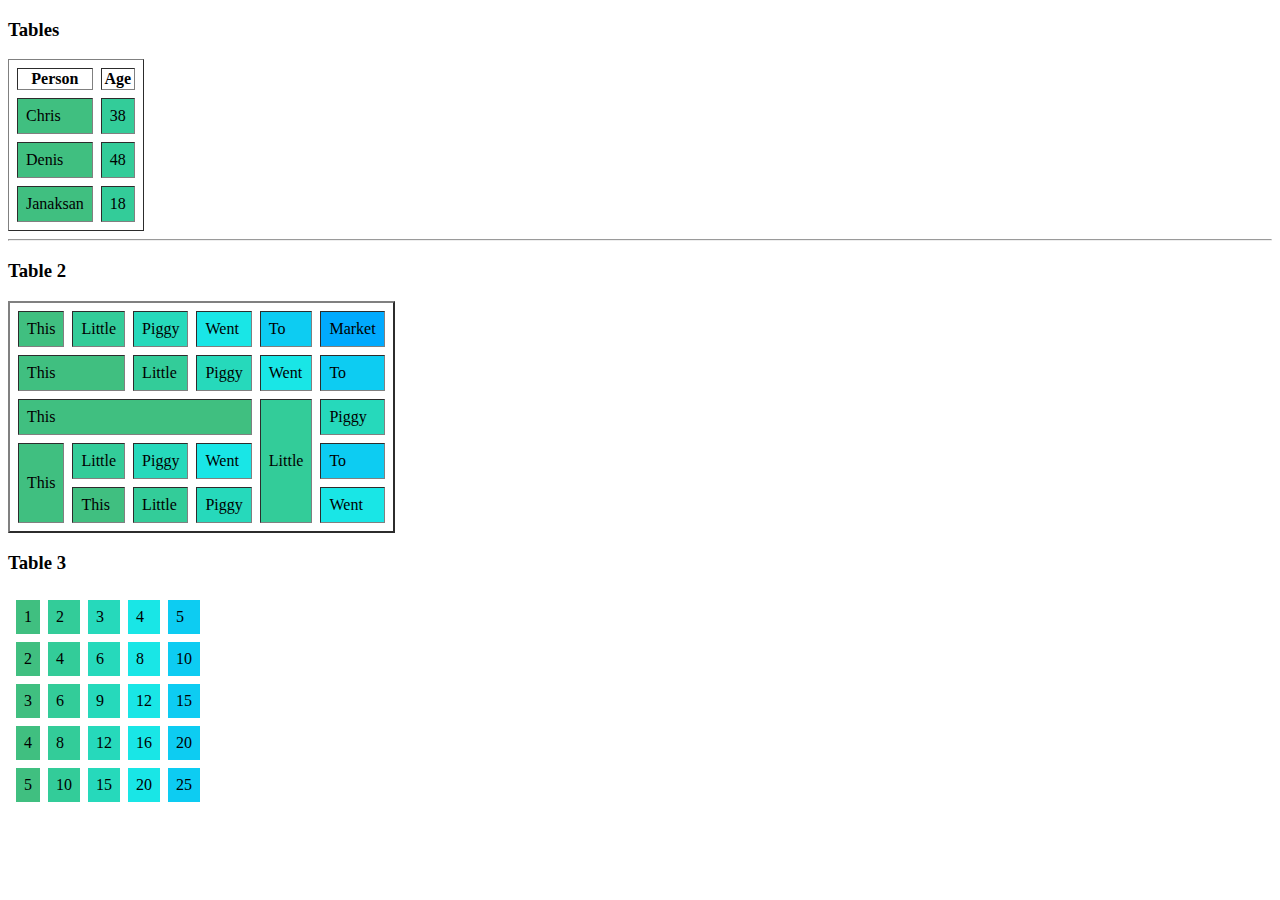
<file: Html-Personal-Site/tables.html>
<!DOCTYPE html>
<html lang="en" dir="ltr">
  <head>
    <meta charset="utf-8">
    <title>tables</title>

    <style media="screen">
      table {
  border-spacing: 0.5rem;
}
td {
  padding: 0.5rem;
}

td:nth-child(1) { background: hsl(150, 50%, 50%); }
td:nth-child(2) { background: hsl(160, 60%, 50%); }
td:nth-child(3) { background: hsl(170, 70%, 50%); }
td:nth-child(4) { background: hsl(180, 80%, 50%); }
td:nth-child(5) { background: hsl(190, 90%, 50%); }
td:nth-child(6) { background: hsl(200, 99%, 50%); }
    </style>
  </head>
  <body>
    <h3>Tables</h3>

    <table border="1">
      <tr>
        <th>Person</th>
        <th>Age</th>
      </tr>

      <tr>
        <td>Chris</td>
        <td>38</td>
      </tr>

      <tr>
        <td>Denis</td>
        <td>48</td>
      </tr>

      <tr>
        <td>Janaksan</td>
        <td>18</td>
      </tr>
    </table>

    <hr>

    <h3>Table 2</h3>
    <table border="2">
      <tr>
        <td>This</td>
        <td>Little</td>
        <td>Piggy</td>
        <td>Went</td>
        <td>To</td>
        <td>Market</td>
      </tr>
      <tr>
        <td colspan="2">This</td>
        <td>Little</td>
        <td>Piggy</td>
        <td>Went</td>
        <td>To</td>
      </tr>

      <tr>
        <td colspan="4">This</td>
        <td rowspan="3">Little</td>
        <td>Piggy</td>
      </tr>

      <tr>
        <td rowspan="2">This</td>
        <td>Little</td>
       <td>Piggy</td>
       <td>Went</td>
       <td>To</td>
      </tr>

      <tr>
        <td rowspan="2">This</td>
        <td>Little</td>
       <td>Piggy</td>
       <td>Went</td>
      </tr>
    </table>

    <h3>Table 3</h3>

    <table>
      <tr>
        <td>1</td>
        <td>2</td>
        <td>3</td>
        <td>4</td>
        <td>5</td>
      </tr>

      <tr>
        <td>2</td>
        <td>4</td>
        <td>6</td>
        <td>8</td>
        <td>10</td>
      </tr>

      <tr>
        <td>3</td>
        <td>6</td>
        <td>9</td>
        <td>12</td>
        <td>15</td>
      </tr>

      <tr>
        <td>4</td>
        <td>8</td>
        <td>12</td>
        <td>16</td>
        <td>20</td>
      </tr>

      <tr>
        <td>5</td>
        <td>10</td>
        <td>15</td>
        <td>20</td>
        <td>25</td>
      </tr>
    </table>
  </body>
</html>
</file>
<file: bg-generator/style.css>
body {
  height: 100vh;
  background: linear-gradient(to right, rgb(0, 162, 255), rgb(255, 0, 255));
  font-family: "Montserrat", sans-serif;
}

.container {
  display: flex;
  justify-content: center;
  align-items: center;
  flex-direction: column;
}
h2 {
  font-size: 5rem;
  color: white;
}

.input-group {
  text-align: center;
  padding: 2rem;
}
pre {
  font-size: 1rem;
  background-color: whitesmoke;
  display: flex;
  justify-content: center;
  align-items: center;
  height: 10vh;
}

code {
  font-family: "Source Code Pro", monospace;
  font-style: italic;
}
</file>
<file: css-grid/style.css>
* {
  margin: 0;
  padding: 0;
  box-sizing: border-box;
  font-size: 30px;
}
.container {
  height: 100vh;
  border: 10px solid red;
  display: grid;
  grid-template:
    "header header header" 100px
    "nav main  ads" 1fr
    "footer footer footer" 100px;
}

.grid-item {
  background-color: bisque;
  border: 4px solid cornflowerblue;
  padding: 20px;
}

.item1 {
  grid-area: header;
}

.item2 {
  grid-area: nav;
}

.item3 {
  grid-area: main;
}

.item4 {
  grid-area: ads;
}

.item5 {
  grid-area: footer;
}
</file>
<file: CSS-MySite/css/style.css>
body {
  margin: 0;
  text-align: center;
  font-family: "Merriweather", serif;
}

h1 {
  margin-top: 150px;
  font-family: "Sacramento", cursive;
  font-size: 7rem;
  color: #1d6b96;
  line-height: 2;
}
h2 {
  font-family: "Montserrat", sans-serif;
  font-size: 4rem;
  color: #144067;
}

h3 {
  font-family: "Montserrat", sans-serif;
  color: #1d6b96;
  font-weight: bold;
  font-size: 2rem;
}

p {
  font-size: 1.5rem;
}

a {
  color: #144067;
}

/* div {
  background-color: #99c8e4;
} */
.top-container {
  position: relative;
  padding-top: 100px;
}
.cloud-img-1 {
  width: 300px;
  position: absolute;
  top: 87px;
  left: 12px;
}

.cloud-img-2 {
  width: 300px;
  position: absolute;
  top: -15px;
  left: 362px;
}

.cloud-img-3 {
  width: 300px;
  position: absolute;
  top: -23px;
  right: 365px;
}

.cloud-img-4 {
  width: 300px;
  position: absolute;
  top: 87px;
  right: 12px;
}

.mountain-img {
  width: 100%;
  height: fit-content;
}

.profile-img {
  width: 300px;
  border: 2px solid #144067;
  border-radius: 60%;
  margin-top: 51px;
  height: 300px;
}

.skill-img-1 {
  width: 200px;
  border: 2px solid #144067;
  border-radius: 60%;
  margin-top: 51px;
  margin-right: 30px;
  height: 200px;
  float: left;
}

.skill-img-2 {
  width: 200px;
  border: 2px solid #144067;
  border-radius: 60%;
  margin-top: 51px;
  margin-left: 30px;
  height: 200px;
  float: right;
}

.skill-row {
  width: 50%;
  margin: 100px auto;
  text-align: left;
  line-height: 2;
}

.contact-me {
  background-color: #99c8e4;
  padding: 30px;
}

.bottom-container {
  background-color: #1d6b96;
  padding: 16px 0px 4px 0px;
  color: white;
}

.bottom-container a {
  color: #ffffff;
  padding-left: 19px;
}
</file>
<file: CSS-Positions/style.css>
.red {
  height: 100px;
  width: 100px;
  background-color: red;
  position:absolute;
  left: 100px;
  top: 97px;
}


.blue {
  height: 100px;
  width: 100px;
  background-color: rgb(113, 132, 194);
}


.yellow {
  height: 100px;
  width: 100px;
  background-color: rgb(255, 203, 61);
  position:absolute;
  left: 200px;
  top: 197px;
}
</file>
<file: Html-Personal-Site/style.css>
.main-title {
  color: #00ADB5;
}

.sub-title {
  color: #393E46;
}
</file>
<file: TinDog-Start-master/css/styles.css>
body {
  font-family: "Montserrat", sans-serif;
}

#title {
  background-color: #ff4c68;
  color: #fff;
}

h1 {
  font-family: "Montserrat", sans-serif;
  font-size: 3rem;
  line-height: 1.5;
  font-weight: 900;
}

h2 {
  font-family: "Montserrat", sans-serif;
  font-size: 2rem;
  line-height: 1.5;
  font-weight: 900;
}

.container-fluid {
  padding: 3% 15%;
}

.navbar-brand {
  font-family: "Ubuntu";
  font-size: 2.5rem;
  font-weight: bold;
}

.navbar {
  padding-bottom: 4.5rem;
}

.nav-item {
  padding: 0 18px;
}

.download-btn {
  margin: 5% 3% 5% 0;
}

.title-image {
  width: 60%;
  transform: rotate(25deg);
}

#features {
  padding: 7% 15%;
}

.feature-box {
  padding: 5%;
  text-align: center;
}
p {
  color: #8f8f8f;
}

.icon {
  color: #ef8172;
  margin-bottom: 1rem;
}

#testimonials {
  text-align: center;
  background-color: #ef8172;
  color: #fff;
}
.carousel-item {
  padding: 7% 15%;
}

.testimonials-img {
  width: 10%;
  border-radius: 100%;
  margin: 20px;
}

#press {
  background-color: #ef8172;
  text-align: center;
  padding-bottom: 3%;
}

#pricing {
  text-align: center;
  margin: 5%;
}

.press-log {
  width: 15%;
  margin: 20px 20px 50px;
}

.price-column {
  padding: 3% 5%;
}
@media only screen and (max-width: 768px) {
  .title-image {
    display: none;
  }
}

#cta {
  background-color: #ff4c68;
  text-align: center;
  color: #fff;
  padding: 7% 15%;
}

.panel {
  margin: 0 5%;
}

#footer {
  background-color: rgb(51, 51, 51);
  text-align: center;
  color: #fff;
  padding: 1%;
}
</file>
